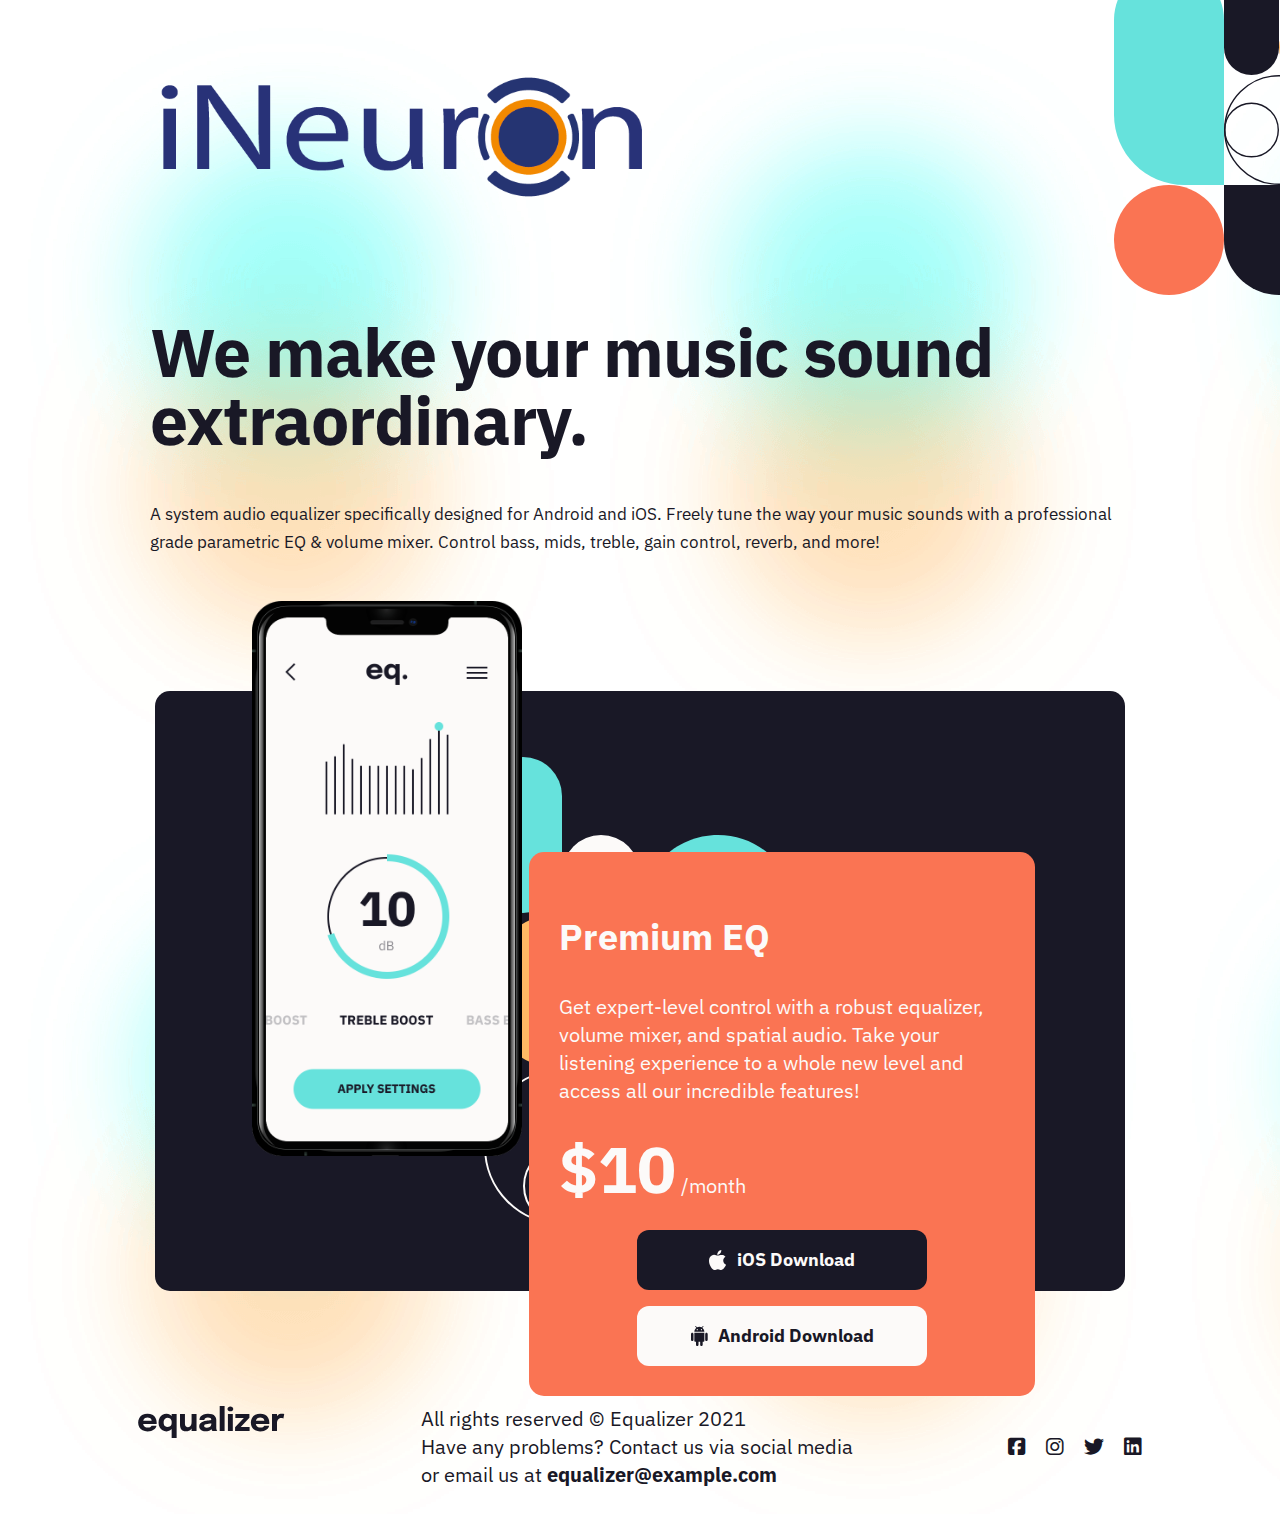
<file: Dom-Assignment_Project_06/index.html>
<!DOCTYPE html>
<html lang="en">
<head>
    <meta charset="UTF-8">
    <meta http-equiv="X-UA-Compatible" content="IE=edge">
    <meta name="viewport" content="width=device-width, initial-scale=1.0">
    <title>Equalizer</title>
    <link rel="stylesheet" href="style.css">
</head>
<body>
    <main>
        <div class="top-img"><img src="./assets/bg-pattern-1.svg " alt="bg-top-img" width="220px"></div>
        <header><img src="./assets/logo.svg" alt="logo" width="500px"></header>
        <section class="hero">
            <h1>We make your music sound extraordinary.</h1>
            <p>A system audio equalizer specifically designed for Android and iOS. Freely tune the
                way your music sounds with a professional grade parametric EQ & volume mixer. Control
                bass, mids, treble, gain control, reverb, and more!</p>
        </section>

        <section class="app">
            <div class="app_img">
                <img src="./assets/illustration-app.png" alt="illustration-app">
            </div>
            <div class="app_info">
                <h2>Premium EQ</h2>
                <p>Get expert-level control with a robust equalizer, volume mixer, and spatial audio. Take
                   your listening experience to a whole new level and access all our incredible features!</p>

            <div class="app_price">
                <span>$4</span> /month
            </div>

            <div class="buttons">
                <div class="button  iosDownloard">
                    <img src="./assets/icon-apple.svg" alt="ios button">
                    <span>iOS Download</span>
                </div>
                <div class="button  androidDownload">
                    <img src="./assets/icon-android.svg" alt="Android button">
                    <span>Android Download</span>
                </div>
            </div>
        </div>
        </section>
        <footer>
            <div class="footer_logo"><img src="./assets/logo.svg" alt="footer logo"></div>
            <div class="footer_text">
                <div class="footer_copy">All rights reserved © Equalizer 2021</div>
                <div class="footer_problems"> Have any problems? Contact us via social media or email us at <strong> equalizer@example.com </strong> </div>
            </div>
            <div class="footer_social">
                <div class="footer_social_ico"><i class="fa-brands fa-square-facebook"></i></div>
                <div class="footer_social_ico"><i class="fa-brands fa-instagram"></i></div>
                <div class="footer_social_ico"><i class="fa-brands fa-twitter"></i></div>
            </div>
        </footer>
    </main>
    
  <link rel="stylesheet" href="https://cdnjs.cloudflare.com/ajax/libs/font-awesome/6.2.0/css/all.min.css">
</body>
<script src="./script.js"></script>
</html>
</file>
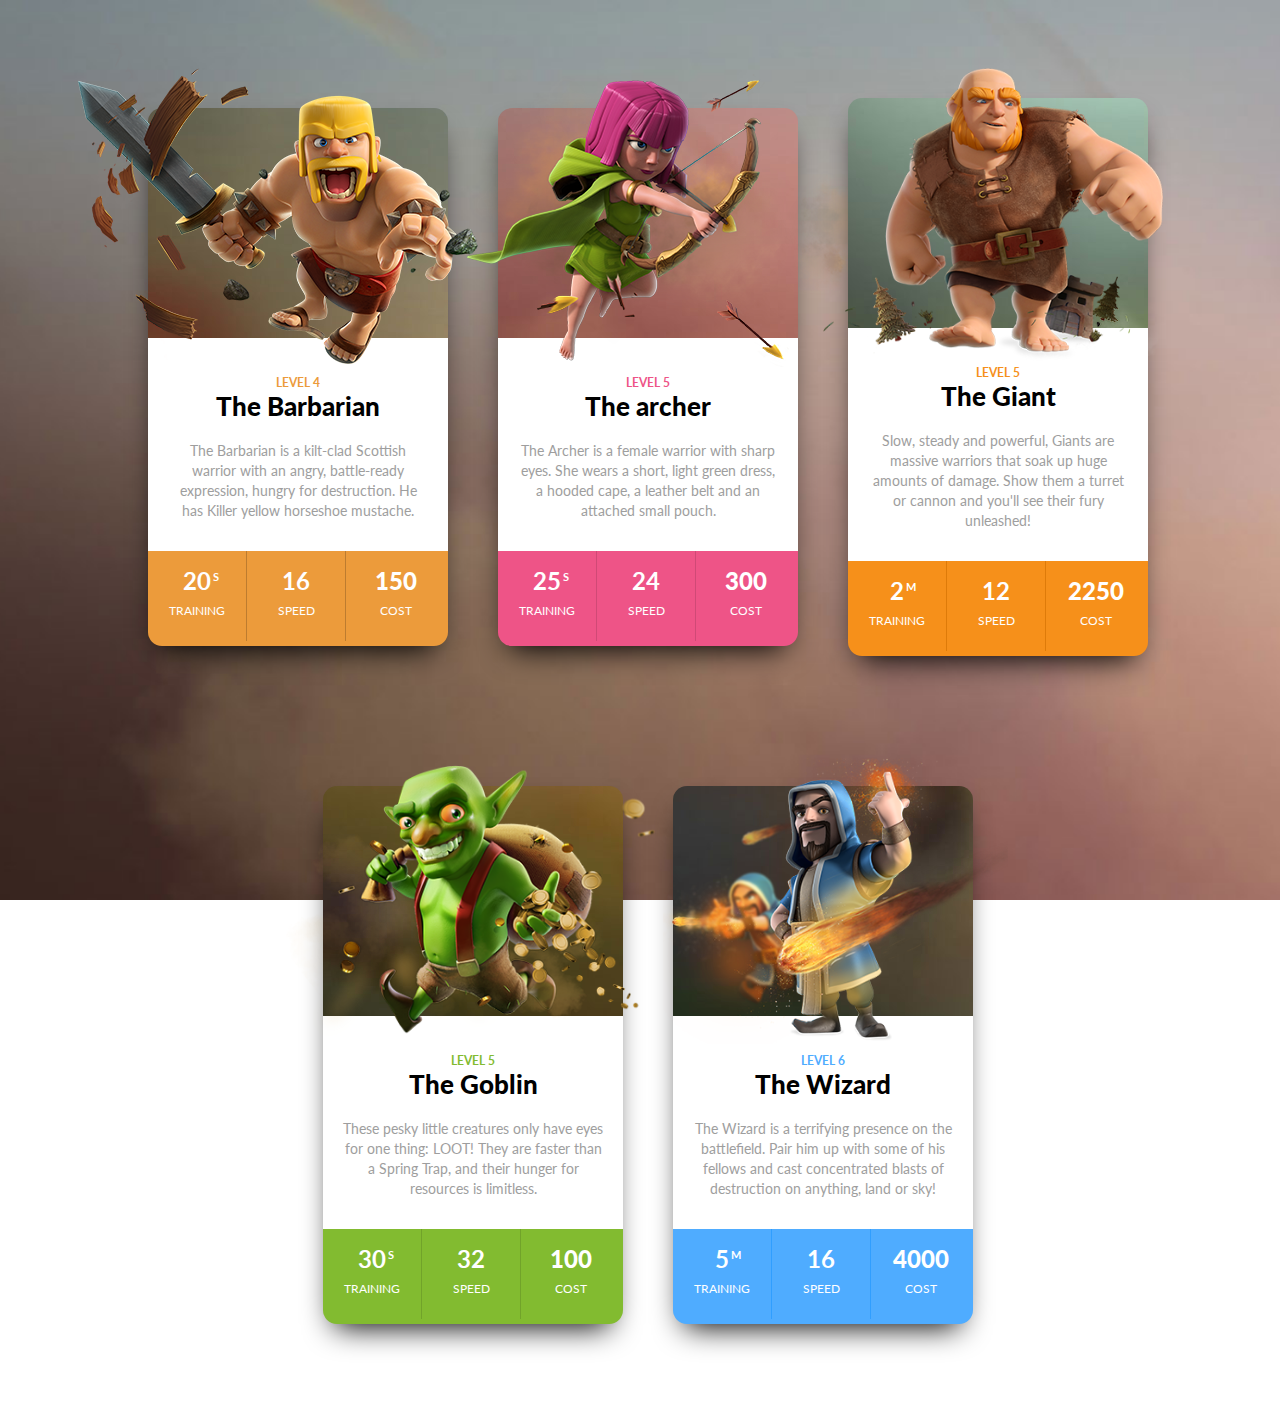
<file: Dom_Assignment_Project_04/index.html>
<!DOCTYPE html>
<html lang="en">
<head>
    <meta charset="UTF-8">
    <meta http-equiv="X-UA-Compatible" content="IE=edge">
    <meta name="viewport" content="width=device-width, initial-scale=1.0">
    <title>Training</title>

    <link rel="stylesheet" href="style.css">
</head>
<body>
      <div class="container-all">
        <div class="wrapper">
         <div class="clash-card barbarian">
            <div class="clash-card-image-barbarian">
            <img src="./Assets/barbarian.png" alt="logo">
            </div>         
        <div class="clash-card_level barbarian-L4">
            Level 4
        </div>
           <div>The Barbarian</div>
           <div class="clash-card_unit-description">
            The Barbarian is a kilt-clad Scottish warrior with an angry,
            battle-ready expression, hungry for destruction. He has Killer
            yellow horseshoe mustache.
           </div>
           <div class="clash-card__unit-stats clash-card__unit-stats--barbarian clearfix">
            <div class="one-third">
                <div class="stat">20<sup>S</sup></div>
                <div class="stat-value">Training</div>
            </div>
             <div class="one-third">
                <div class="stat">16</div>
                <div class="stat-value">Speed</div>
             </div>
             <div class="one-third no-border">
                <div class="stat">150</div>
                <div class="stat-value">Cost</div>
             </div>
           </div>
           </div>
                <!--End clash-card barbarian -->
       </div>
               <!--End wrapper-->
       <div class="wrapper">
        <div class="clash-card archer">
            <div class="clash-card-image-archer">
                <img src="./Assets/archer.png" alt="loogo">
            </div>
            <div class="clash-card_level archer-L5">
                 Level 5
            </div>
              <div>The archer</div>
              <div class="clash-card_unit-description">
                The Archer is a female warrior with sharp eyes. She wears a short,
                light green dress, a hooded cape, a leather belt and an attached
                small pouch.
              </div>
              <div class="clash-card__unit-stats clash-card__unit-stats--archer clearfix">
                <div class="one-third">
                    <div class="stat">25<sup>S</sup></div>
                    <div class="stat-value">Training</div>
                </div>
                <div class="one-third">
                    <div class="stat">24</div>
                    <div class="stat-value">Speed</div>
                </div>
                 <div class="one-third no-border">
                    <div class="stat">300</div>
                    <div class="stat-value">Cost</div>
                 </div>
              </div>
        </div>
                 <!--End clash-card Archer-->
       </div>
                <!--End wrapper-->

         <div class="wrapper">
            <div class="clash-card giant">
                <div class="clash-card-image-giant">
                    <img src="./Assets/giant.png" alt="looogo">
                </div>
                <div class="clash-card_level giant-L5">
                    Level 5
                </div>
                <div>The Giant</div>
                <div class="clash-card_unit-description">
                    Slow, steady and powerful, Giants are massive warriors that soak up
                    huge amounts of damage. Show them a turret or cannon and you'll see
                    their fury unleashed! 
                </div>
                <div class="clash-card__unit-stats clash-card__unit-stats--giant clearfix">
                    <div class="one-third">
                        <div class="stat">2<sup>M</sup></div>
                        <div class="stat-value">Training</div>
                    </div>
                    <div class="one-third">
                        <div class="stat">12</div>
                        <div class="stat-value">Speed</div>
                    </div>
                    <div class="one-third no-border">
                        <div class="stat">2250</div>
                        <div class="stat-value">Cost</div>
                    </div>
                </div>
            </div>
                   <!--End clash-card giant -->
         </div>
                   <!--End wrapper-->
 
        <div class="wrapper">
            <div class="clash-card goblin">
                <div class="clash-card-image-goblin">
                    <img src="./Assets/goblin.png" alt="loogo">
                </div>
                <div class="clash-card_level goblin-L5">
                       Level 5
                </div>
                 <div>
                    The Goblin
                 </div>
                 <div class="clash-card_unit-description">
                    These pesky little creatures only have eyes for one thing: LOOT!
                    They are faster than a Spring Trap, and their hunger for resources
                    is limitless.
                 </div>
                 <div class="clash-card__unit-stats clash-card__unit-stats--goblin clearfix">
                    <div class="one-third">
                        <div class="stat">30<sup>S</sup></div>
                        <div class="stat-value">Training</div>
                    </div>
                    <div class="one-third">
                        <div class="stat">32</div>
                        <div class="stat-value">Speed</div>
                    </div>
                    <div class="one-third no-border">
                        <div class="stat">100</div>
                        <div class="stat-value">Cost</div>
                    </div>
                 </div>
            </div>
                  <!--End clash-card-goblin-->
        </div>
                  <!--End wrapper-->

        <div class="wrapper">
            <div class="clash-card wizard">
                <div class="clash-card-image-wizard">
                    <img src="./Assets/wizard.png" alt="logo">
                </div>
                <div class="clash-card_level wizard-L6">Level 6</div>
                <div>The Wizard</div>
                <div class="clash-card_unit-description">
                    The Wizard is a terrifying presence on the battlefield. Pair him up
                    with some of his fellows and cast concentrated blasts of destruction
                    on anything, land or sky!
                </div>
                <div class="clash-card__unit-stats clash-card__unit-stats--wizard clearfix">
                    <div class="one-third">
                     <div class="stat">5<sup>M</sup></div>
                     <div class="stat-value">Training</div>
                    </div>
                    <div class="one-third">
                        <div class="stat">16</div>
                        <div class="stat-value">Speed</div>
                    </div>
                    <div class="one-third no-border">
                        <div class="stat">4000</div>
                        <div class="stat-value">Cost</div>
                    </div>
                </div>
            </div>
                <!--End clash-card wizard-->
        </div>
                <!--End wrapper-->
      </div>
             <!--End Container-->
</body>
        <script src="./script.js"></script>
</html>
</file>
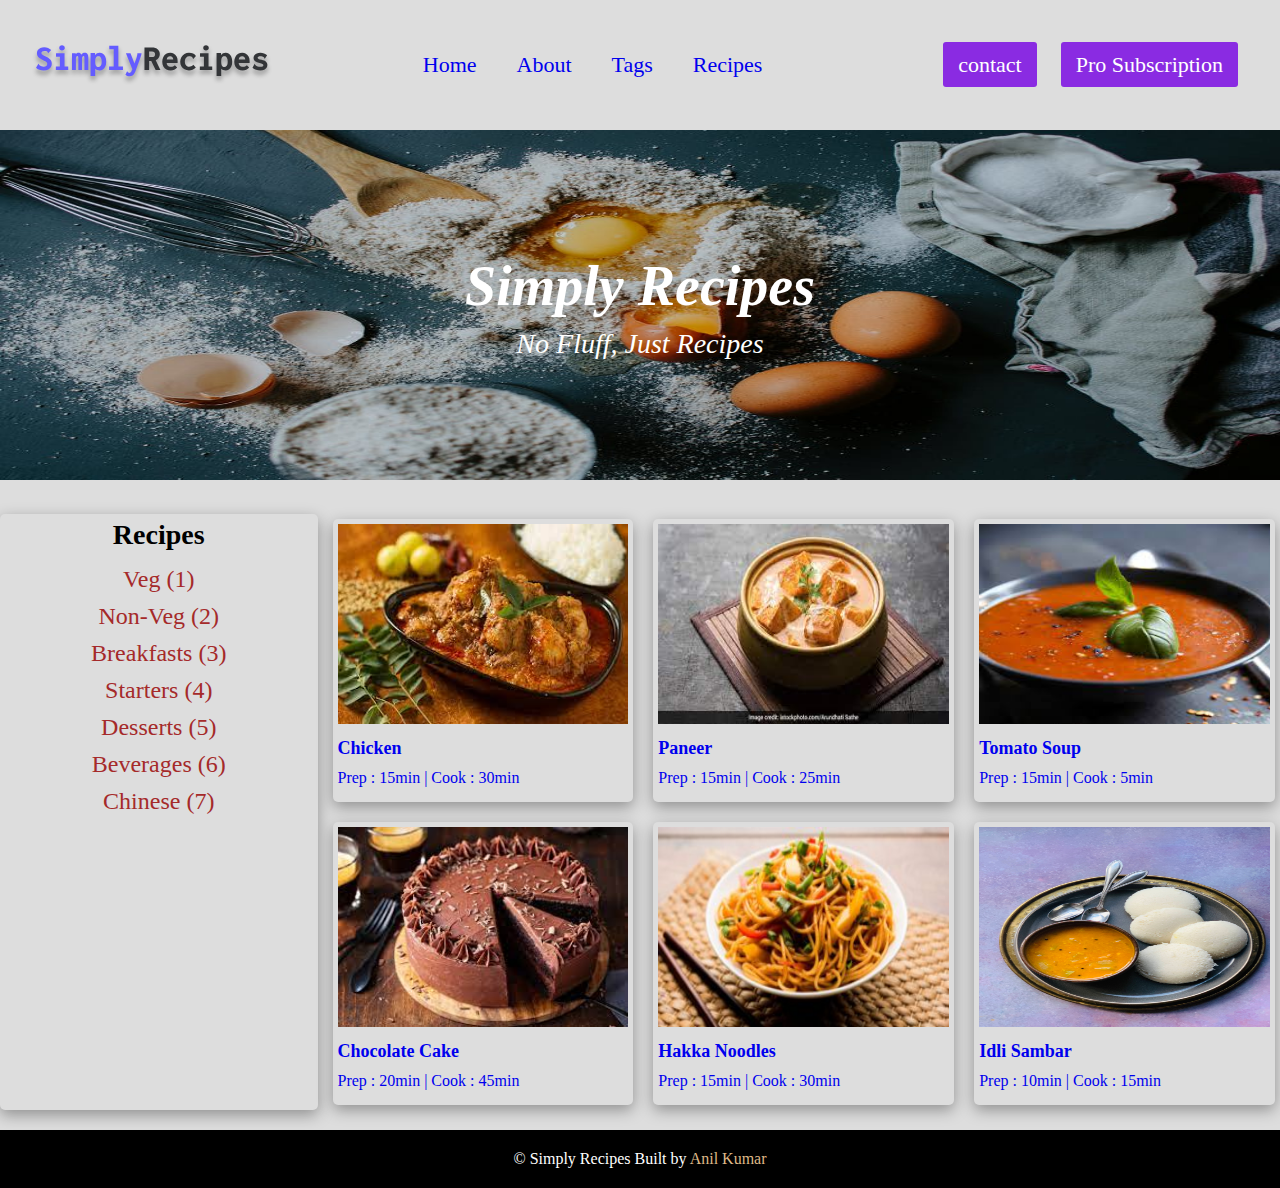
<file: Dom_Assignment_Project_05/index.html>
<!DOCTYPE html>
<html lang="en">
<head>
    <meta charset="UTF-8">
    <meta http-equiv="X-UA-Compatible" content="IE=edge">
    <meta name="viewport" content="width=device-width, initial-scale=1.0">
    <title>Recipes</title>
    <link rel="stylesheet" href="style.css">
    <link rel="shortcut icon" href="./img/favicon.ico">
</head>
<body>
    <nav class="navbar">
        <div class="nav-center">
            <div class="nav-header">
                <a href="index.html" class="nav-logo">
                    <img src="./img/logo.svg" alt="Recipes">
                </a>
            </div>
            <div class="nav-links">
                <a href="index.html" class="nav-link">Home</a>
                <a href="index.html" class="nav-link">About</a>
                <a href="index.html" class="nav-link">Tags</a>
                <a href="index.html" class="nav-link">Recipes</a>
            </div>
            <div class="btn-1">
                <a href="index.html" class="btn">contact</a>
            </div>
        </div>
    </nav>
        <!--End of navbar or header-->
        <main class="page">
            <header class="hero">
                <div class="hero-container">
                    <img src="./img/main.jpeg" alt="main">
                    <div class="hero-text">
                        <h1>Simply Recipes</h1>
                        <h4>No Fluff, Just Recipes</h4>
                    </div>
                </div>
            </header>
            <section class="recipes-container">
                <div class="tags-container">
                    <h4 class="text-r">Recipes</h4>
                    <div class="list-r">
                        <a href="#"> Veg (1)</a>
                        <a href="#"> Non-Veg (2)</a>
                        <a href="#"> Breakfasts (3)</a>
                        <a href="#"> Starters (4)</a>
                        <a href="#"> Desserts (5)</a>
                        <a href="#"> Beverages (6)</a>
                    </div>
                </div>
                <div class="recipe-gallery">
                    <div class="card">
                        <a href="#" class="recipe-text-1">
                            <img src="./img/recipe-1.jpeg" class="recipe-img">
                            <h5 class="recipe-name">Chicken</h5>
                            <p class="recipe-dish">Prep : 15min | Cook : 30min</p>
                        </a>
                    </div>
                    <div class="card">
                        <a href="#" class="recipe-text-2">
                            <img src="./img/recipe-2.jpeg" class="recipe-img">
                            <h5 class="recipe-name">Paneer</h5>
                            <p class="recipe-dish">Prep : 15min | Cook : 25min</p>
                        </a>
                    </div>
                    <div class="card">
                        <a href="#" class="recipe-text-3">
                            <img src="./img/recipe-3.jpeg" class="recipe-img">
                            <h5 class="recipe-name">Tomato Soup</h5>
                            <p class="recipe-dish">Prep : 15min | Cook : 5min</p>
                        </a>
                    </div>
                    <div class="card">
                        <a href="#" class="recipe-text-4">
                            <img src="./img/recipe-4.jpeg" class="recipe-img">
                            <h5 class="recipe-name">Chocolate Cake</h5>
                            <p class="recipe-dish">Prep : 20min | Cook : 45min</p>
                        </a>
                    </div>
                    <div class="card">
                        <a href="#" class="recipe-text-5">
                            <img src="./img/recipe-5.jpeg" class="recipe-img">
                            <h5 class="recipe-name">Hakka Noodles</h5>
                            <p class="recipe-dish">Prep : 15min | Cook : 30min</p>
                        </a>
                    </div>
                </div>
            </section>
        </main>
           <footer class="page-footer">
            <p>
                &copy;
                <span class="footer-logo">Simply Recipes</span> Built by
                <a href="#">Anil Kumar</a>
           </p>
           </footer>
</body>
<script src="./script.js"></script>
</html>
</file>
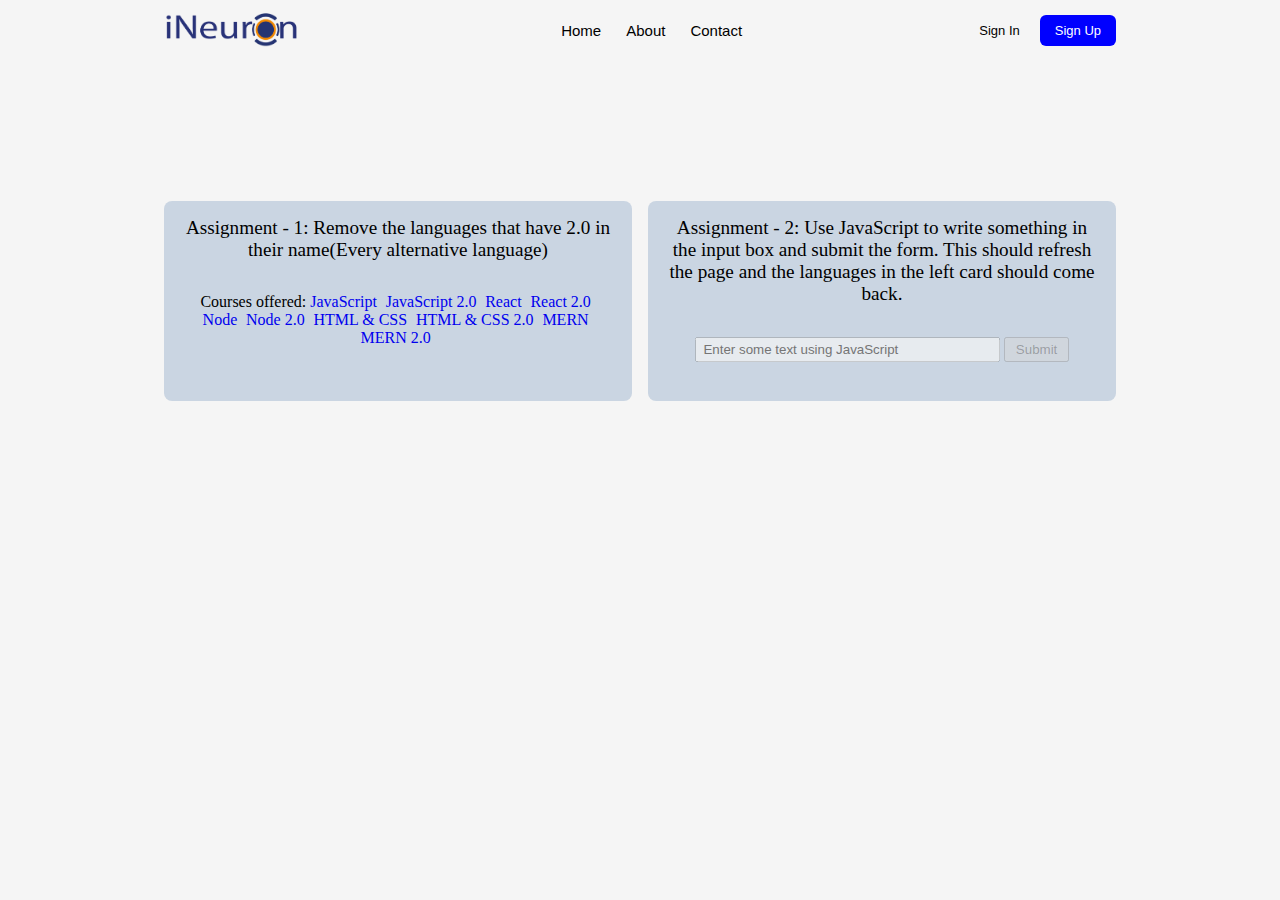
<file: Dom_Assignment_Project_07/index.html>
<!DOCTYPE html>
<html lang="en">
<head>
    <meta charset="UTF-8">
    <meta http-equiv="X-UA-Compatible" content="IE=edge">
    <meta name="viewport" content="width=device-width, initial-scale=1.0">
    <title>Ineuron</title>
    <link rel="stylesheet" href="style.css">
</head>
<body>
    <div class="container">
        <div class="navbar">
            <div class="logo"><img src="./ineuron-logo.png" alt="Logo"></div>
            <ul>
                <li>Home</li>
                <li>About</li>
                <li>Contact</li>
            </ul>
            
              <div class="btn">
                <button class="btn-1">Sign In</button>
               <button class="btn-2">Sign Up</button>
            </div>
            
        </div>

          <div class="cards">
            <div class="card-1">
                <p>Assignment - 1: Remove the languages that have 2.0 in <br> their name(Every   alternative language)</p>
            <span> Courses offered: <a href="https://www.ineuron.ai" target="_blank">JavaScript </a> <a href="https://www.ineuron.ai" target="_blank">JavaScript 2.0 </a> <a href="https://www.ineuron.ai" target="_blank">React</a> <a href="https://www.ineuron.ai" target="_blank">React 2.0 </a> <br> <a href="https://www.ineuron.ai" target="_blank">Node </a> <a href="https://www.ineuron.ai" target="_blank">Node 2.0 </a> <a href="https://www.ineuron.ai" target="_blank"> HTML & CSS </a> <a href="https://www.ineuron.ai" target="_blank">HTML & CSS 2.0 </a> <a href="https://www.ineuron.ai" target="_blank"> MERN </a> <br> <a href="https://www.ineuron.ai" target="_blank">MERN 2.0 </a> </span>
            </div> 
            
            <div class="card-2">
                <p>Assignment - 2: Use JavaScript to write something in  the input box and submit the form. This should refresh the page and the languages in the left card should come back.</p>
                <div class="text-box">
                <input type="text" placeholder="Enter some text using JavaScript" disabled>
                <button type="submit" disabled>Submit</button>
                </div>
            </div>
          </div>
    </div>
</body>
</html>
</file>
<file: Dom-Assignment_Project_06/style.css>
@import url('https://fonts.googleapis.com/css2?family=IBM+Plex+Sans:wght@400;700&display=swap');

:root {
    --color1:#66E2DC;
    --color2:#FA7453;
    --color3:#FFB964;
    --color4:#FCFAF9;
    --color5:#191826;

     /*Typo*/
     --ff: 'IBM Plex Sans', sans-serif;
    
      /*h1*/
    --h1-lh:68px;
    --h1-ls: -1px;
    --h1-fw:700;
    --h1-fs:88px;

     /*h2*/
     --h2-lh:52px;
     --h2-fw: 700;
     --h2-fs:40px;

      /*Body1*/
    --body-fs:20px;
    --body-lh: 34px;    
    /*Body2*/
    --body2-fs: 16px;
    --body2-lh: 26px;
} 

/* General */
html, body {
    margin: 0;
    width: 100%;
    min-height: 100vh;
    font-family: var(--ff);
    font-size: var(--body2-fs);
    line-height: var(--body2-lh);
    background-image: url("./assets/bg-main-mobile.png");
    color: var(--color5);
    overflow-x: hidden;
}

h1 {
    font-size: var(--h1-fs);
    line-height: var(--h1-lh);
    font-weight:var(--h1-fw);
    letter-spacing: var(--h1-ls)
}

h2 {
    font-size: var(--h2-fs);
    font-weight: var(--h2-fw);
    line-height: var(--h2-lh);
}

/* Buttons */
.button {
    min-width: 290px;
    text-align: center;
    min-height: 60px;
    font-weight: 700;
    border-radius: 12px;
    display: grid;
    align-items: center;
    font-size: 18px;
    cursor: pointer;
    display: flex;
    justify-content: center;
    gap: 10px;
}

.buttons {
    display: flex;
    flex-direction: column;
    align-items: center;
    gap: 16px;
}

.iosDownloard {
    background-color: var(--color5);
    color: var(--color4);
}

.iosDownloard:hover {
    background: var(--color1);
}

.androidDownload {
    background-color: var(--color4);
    color: var(--color5);
}

.androidDownload:hover {
    background:  var(--color3);
}

/*Content */
.main {
    max-width: 1200px;
    margin: 0 auto;
    padding: 30px;
}

section {padding: 34px 0;}

/*Header */
header{
    padding-top: 65px;
    margin-left: 72px;
}

.top-img {
    display: block;
    position: absolute;
    right: -54px;
    top: -35px;
}

/*Hero */
h1{font-size: 40px;}
h2 {font-size: 36px;}
/* App */

.app_img {
    display: flex;
    background-image: url("./assets/bg-pattern-2.svg");
    background-repeat: no-repeat;
    background-position: center;
    background-color: var(--color5);
    position: relative;
    border-radius: 15px;
    margin-top: 20px;
    z-index: 2;
}

.app_img img {
    max-width: 200px;
    margin: 0 auto;
    margin-top: -90px;
}

.app_info {
    background: var(--color2);
    border-radius: 15px;
    padding: 30px;
    margin-top: -20px;
    z-index: 99;
    color: var(--color4);
    position: relative;
    gap: 30px;
    display: grid;
}

.app_info h2 {
    padding: 0;
    margin-bottom: 0;
}

.app_info p {margin-top: 0;}

.app_price span {
    font-size: 65px;
    font-weight: var(--h1-fw);
}

/* Footer */
.footer_social {
    display: flex;
    gap: 20px;
}

.footer_social_ico:hover {
    cursor: pointer;
    color: var(--color2) !important;
}

footer {
    display: grid;
    gap: 20px;
    margin-top: 80px;
}

.footer_logo {
    align-self: flex-start;
}






@media (min-width: 760px) {
    h1 {
        font-size: 64px;
        line-height: 64px;
    }
    
    body {
        font-size: 18px;
        line-height: 28px;
    }
    .top_img {
        display: block;
        position: absolute;
        right: -30px;
        top: -60px;
    }
    .hero {
        max-width: 520px;
        margin: 30px 70px;
    }
    .app_img {
        min-height: 600px;
    }
    
    .app_img img {
        max-width: 270px;
        max-height: 555px;
        margin-left: 10%;
    }
    .app_info {
        max-width: 400px;
        margin-top: -400px;
        margin-left: 240px;
    }
    .footer_content {
        align-items: center;
        display: flex;
    }

}


@media (min-width: 1024px) {
    /* html, body {
        /* background-image: url(../assets/bg-main-desktop.png); */
        /* background-position: center; 
    } */

    .hero {
        max-width: 85vw;
        position: relative;
    }

    h1 {
        font-size: var(--h1-fs);
        line-height: var(--h1-lh);
    }

    body {
        font-size: var(--body-fs);
    }

    .app_info {
        position: absolute;
        margin: unset;
        top: 215px;
        right: 90px;
        max-width: 446px;
    }

    .app {
        position: relative;
        margin: auto 75px;
    }

    footer {
        display: flex;
        align-items: center;
        justify-content: space-around;
        margin-bottom: 25px;
    }

    .footer_text {
        max-width: 450px;
    }
}
</file>
<file: Dom_Assignment_Project_04/style.css>
@import url(https://fonts.googleapis.com/css?family=Lato:400,700,900);

*,
*:before,
*:after {
  box-sizing: border-box;
}

body {
     background: url("./Assets/coc-background.jpg") no-repeat center center fixed;
     background-size: cover;
     font: 14px/20px "Lato", Arial, sans-serif;
     color: #9e9e9e;
     height: 100vh;
     width: 100vw;
     display: flex;
     align-items: center;
     justify-content: space-between;
     overflow-x: hidden;
}

.container-all {
    margin: auto;
    display: flex;
    gap: 50px;
    align-items: center;
    justify-content: center;
    flex-wrap: wrap;
    padding: 50px 30px;
}

.wrapper {
    padding-top: 40px;
    padding-bottom: 40px;
}

.wrapper:focus {
    outline: 0;
}

.clash-card {
    background: white;
    width: 300px;
    display: inline-block;
    margin: auto;
    border-radius: 19px;
    position: relative;
    text-align: center;
    box-shadow: -1px 15px 30px -12px black;
    z-index: 9999;
}

.clash-card-image-barbarian {
    position: relative;
    height: 230px;
    margin-bottom: 35px;
    border-top-left-radius: 14px;
    border-top-right-radius: 14px;
}

.clash-card-image-barbarian {
    background: url("./Assets/barbarian-bg.jpg");
}

.clash-card-image-barbarian img {
    width: 400px;
    position: absolute;
    top: -65px;
    left: -70px;
}

.clash-card-image-archer {
    position: relative;
    height: 230px;
    margin-bottom: 35px;
    border-top-left-radius: 14px;
    border-top-right-radius: 14px;
}

.clash-card-image-archer {
    background: url("./Assets/archer-bg.jpg");
}

.clash-card-image-archer img {
    width: 400px;
    position: absolute;
    top: -34px;
    left: -37px;
}

.clash-card-image-giant {
    position: relative;
    height: 230px;
    margin-bottom: 35px;
    border-top-left-radius: 14px;
    border-top-right-radius: 14px;
}

.clash-card-image-giant {
    background: url("./Assets/giant-bg.jpg");
}

.clash-card-image-giant img {
    width: 340px;
    position: absolute;
    top: -30px;
    left: -25px;
}

.clash-card-image-goblin {
    position: relative;
    height: 230px;
    margin-bottom: 35px;
    border-top-left-radius: 14px;
    border-top-right-radius: 14px;
}

.clash-card-image-goblin {
    background: url("./Assets/goblin-bg.jpg");
}

.clash-card-image-goblin img {
    width: 370px;
    position: absolute;
    top: -21px;
    left: -37px;
}

.clash-card-image-wizard {
    position: relative;
    height: 230px;
    margin-bottom: 35px;
    border-top-left-radius: 14px;
    border-top-right-radius: 14px;
}

.clash-card-image-wizard {
    background: url("./Assets/wizard-bg.jpg");
}

.clash-card-image-wizard img {
    width: 345px;
    position: absolute;
    top: -28px;
    left: -10px;
}

.clash-card_level {
    text-transform: uppercase;
    font-size: 12px;
    font-weight: 700;
    margin-bottom: 3px;
}

.barbarian-L4 {
  color: #ec9b3b;
}

.archer-L5 {
    color:  #ee5487;
}

.giant-L5 {
    color: #f6901a;
}

.goblin-L5 {
    color: #82bb30;
}

.wizard-L6 {
    color: #4facff;
}


.clash-card div:nth-child(3) {
    font-size: 26px;
    color: black;
    font-weight: 900;
    margin-bottom: 5px;
}

.clash-card__unit-stats--barbarian .one-third {
    border-right: 1px solid #bd7c2f;
}

.clash-card__unit-stats--archer .one-third {
    border-right: 1px solid #d04976;
}

.clash-card__unit-stats--giant .one-third {
    border-right: 1px solid #de7b09;
}

.clash-card__unit-stats--goblin .one-third {
    border-right: 1px solid #71a32a;
}

.clash-card__unit-stats--wizard .one-third {
    border-right: 1px solid #309eff;
}

.clash-card_unit-description {  
  padding: 20px;
  margin-bottom: 10px;
}

.clash-card__unit-stats {
    font-weight: 700;
    border-bottom-left-radius: 14px;
    border-bottom-right-radius: 14px;
}

.clash-card__unit-stats .one-third {
    width: 33%;
    float: left;
    padding: 20px 15px;
}

.clash-card__unit-stats sup {
    position: absolute;
    bottom: 4px;
    font-size: 45%;
    margin-left: 2px;
}

.clash-card__unit-stats .stat {
    position: relative;
    font-size: 24px;
    margin-bottom: 10px;
}

.clash-card__unit-stats .stat-value {
    text-transform: uppercase;
    font-weight: 400;
    font-size: 12px;
}

.clash-card__unit-stats .no-border {
    border-right: none;
}

.clearfix:after {
    visibility: hidden;
    display: block;
    font-size: 0;
    content: " ";
    clear: both;
    height: 0;
}

.slick-prev {
    left: 100px;
    z-index: 999;
  }
  

   .slick-next {
    right: 100px;
    z-index: 999;
  }
</file>
<file: Dom_Assignment_Project_05/style.css>
* {
    padding: 0;
    margin: 0;
    box-sizing: border-box;
}

body {
      background-color: #dddddd;
      max-width: 1440px;
      margin: 0 auto;
}

.navbar {
    padding: 32px;
}

.nav-center {
    display: flex;
    justify-content: space-between;
    align-items: center;
}

.nav-links {
    display: flex;
    align-items: center;
    font-size: 22px;
}

.recipe-text {
    text-transform: capitalize;
    text-decoration: none;
    color: black;
}

a {
    text-decoration: none;
}

.nav-link {
    padding: 20px 10px;
}

.nav-links a {
    margin-right: 20px;
    text-transform: capitalize;
    text-decoration: none;
}

.btn {
    background-color:  blueviolet;
    color: #fff;
    padding: 10px 15px;
    border-radius: 3px;
    margin: 10px;
    font-size: 22px;
}

.hero-container {
    position: relative;
    text-align: center;
    margin-bottom: 30px;
}

.hero-container img {
    width: 100%;
    height: 350px;
}

.hero-text {
    position: absolute;
    top: 50%;
    left: 50%;
    transform: translate(-50%,-50%);
}

.hero-text h1 {
    font-size: 56px;
    color: #ffffff;
    margin-bottom: 10px;
    font-style: italic;
}

.hero-text h4 {
      font-size: 28px;
      color: #ffffff;
      font-weight: 400;
      font-style: italic;
}

.recipes-container {
    margin: 0 auto;
    display: grid;
    grid-template-columns: 1fr 3fr;
    gap: 10px;
}

.recipe-gallery {
    display: grid;
    grid-template-columns: 1fr 1fr 1fr;
    gap: 20px;
}

.recipe-gallery .card {
    box-shadow: rgba(0, 0, 0, 0.35) 0px 5px 15px;
}

.recipes-container div {
    padding: 5px;
    border-radius: 5px;
}

.recipe-img {
    width: 100%;
    height: 200px;
}

.recipe-name {
    text-transform: capitalize;
    font-size: 18px;
    margin-top: 10px;
}

.recipe-dish {
    text-transform: capitalize;
    font-size: 16px;
    margin: 10px 0;
}

.tags-container {
    text-align: center;
    box-shadow: rgba(0, 0, 0, 0.35) 0px 5px 15px;
}

.tags-container div:nth-child(2) {
    display: flex;
    flex-direction: column;
    box-shadow: none;
}

.tags-container div:nth-child(2)> a {
    margin-bottom: 10px;
    font-size: 24px;
    color: brown;
    text-transform: capitalize;
}

.text-r {
    font-size: 28px;
    text-transform: capitalize;
    margin-bottom: 10px;
}

.page-footer {
    text-align: center;
    background-color: black;
    color: #ffffff;
    padding: 20px;
    margin-top: 20px;
}

.page-footer a {
    text-decoration: none;
    color: burlywood;
}
</file>
<file: Dom_Assignment_Project_07/style.css>
* {
    padding: 0;
    margin: 0;
    box-sizing: border-box;
}

body {
    background-color: whitesmoke;
}

.container {
    max-width: 960px;
    padding: 0 0.25rem;
    margin: 10px auto;
}

.navbar .logo img {
    width: 135px;
    cursor: pointer;
}

.navbar {
    display: flex;
    justify-content: space-between;
    align-items: center;
}


.navbar ul {
    display: flex;
    align-items: center;
}


.navbar ul li {
    list-style: none;
    padding-left: 25px;
    font-family: sans-serif;
    font-size: 15px;
}

.navbar ul li:hover {
    color: #0000ff;
    cursor: pointer;
}

.btn {
    display: flex;
    gap: 20px;
}

.btn .btn-1 {
    font-family: sans-serif;
    font-size: 13px;
    border: none;
    background: transparent;
    cursor: pointer;
}

.btn .btn-2 {
    font-family: sans-serif;
    font-size: 13px;
    padding: 8px 15px;
    background-color: #0000ff;
    border: none;
    border-radius: 6px;
    color: #ffffff;
}

.btn .btn-2:hover {
    background-color: #4040f7;
    cursor: pointer;
}


.cards {
    display: grid;
    grid-template-columns: 1fr 1fr;
    gap: 1rem;
    margin-top: 150px;
}

.cards .card-1 {
    background-color: #cad5e2;
    min-height: 200px;
    text-align: center;
    padding: 1rem;
    border-radius: 8px;
}

.cards .card-1 p {
    font-size: 1.2rem;
    display: inline-block;
    margin-bottom: 2rem;
}

.cards .card-1 a {
    text-decoration: none;
    margin-right: 0.3rem;
}

.cards .card-1 a:hover{
    text-decoration: underline;
}


.cards .card-2 {
    background-color: #cad5e2;
    min-height: 200px;
    text-align: center;
    padding: 1rem;
    border-radius: 8px;
}

.cards .card-2 p {
    font-size: 1.2rem;
    display: inline-block;
    margin-bottom: 2rem;
}

.card-2 .text-box  input{
     padding: 0.2rem 0.4rem;
     width: 70%;
}

.card-2  button {
    padding: 0.2rem 0.6rem;
}


.card-1:hover,
.card-2:hover {
    background-color: #b7c0cb;
}
</file>
